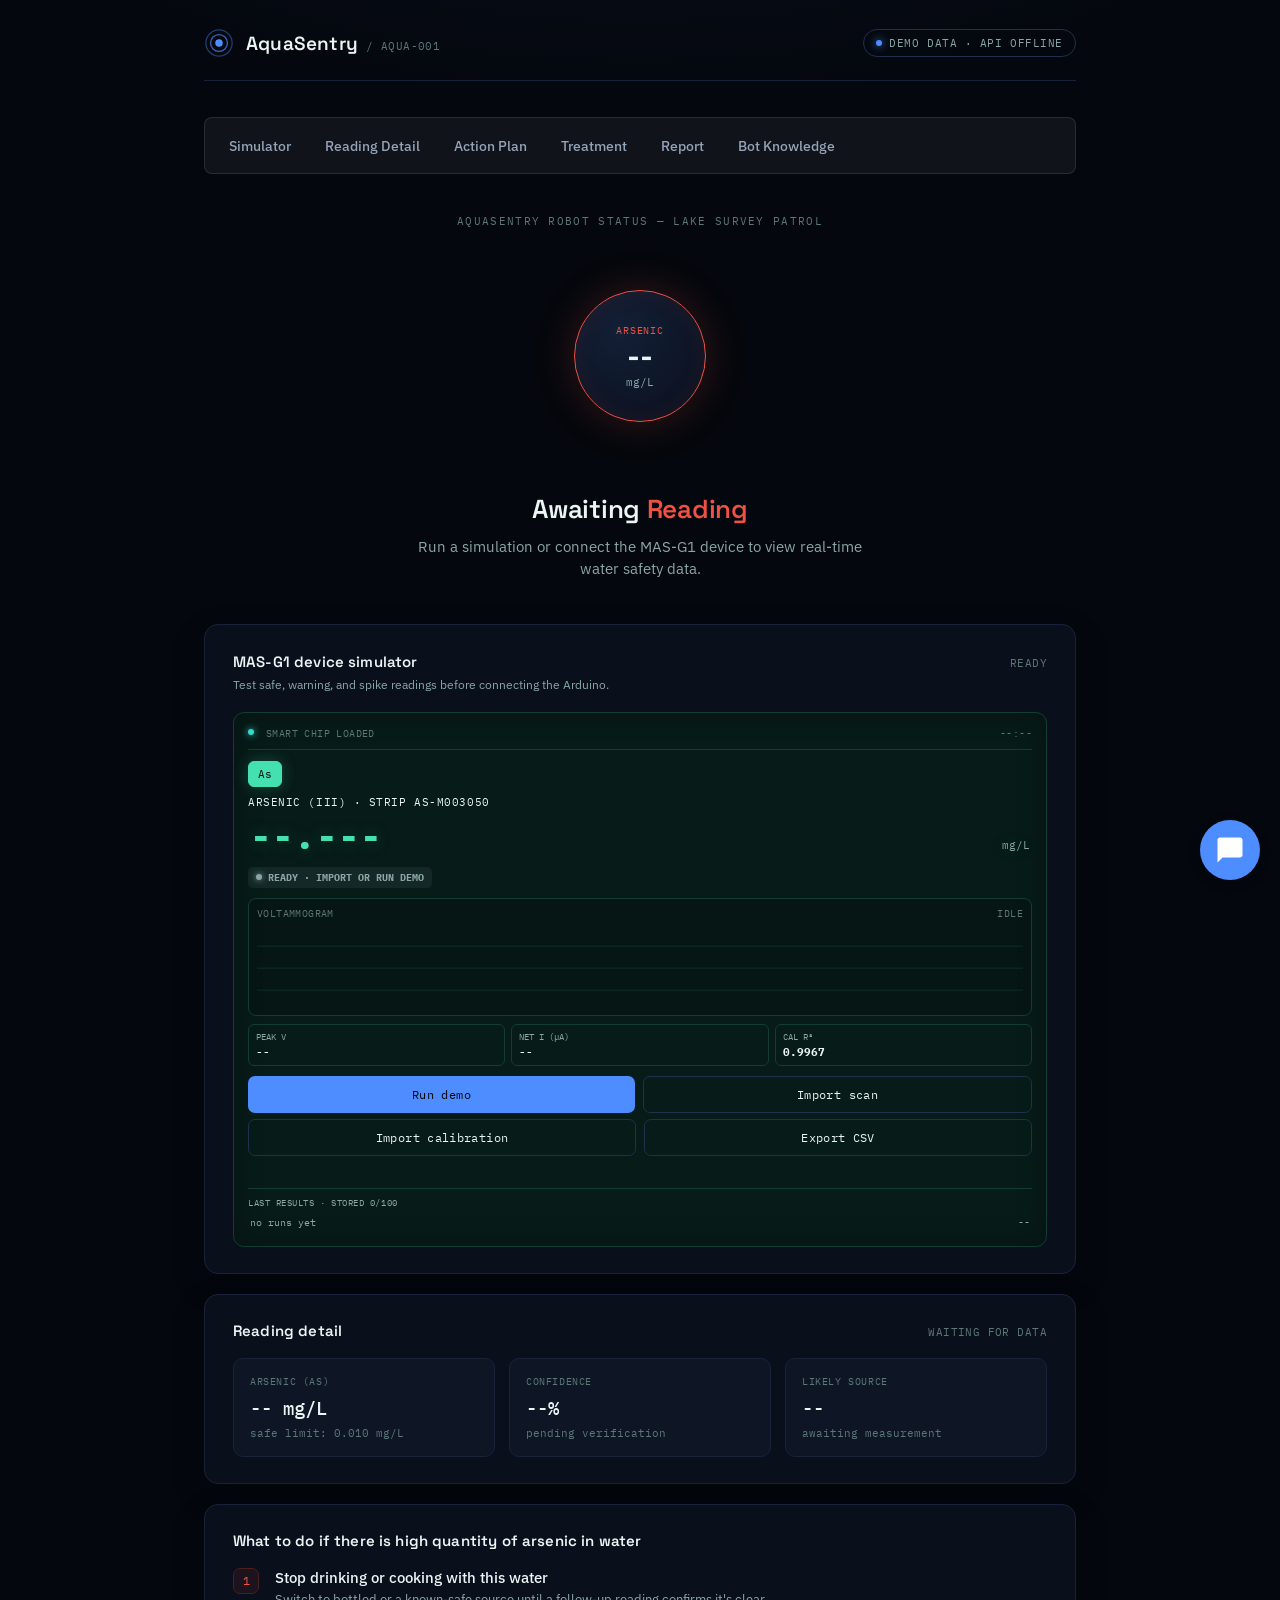
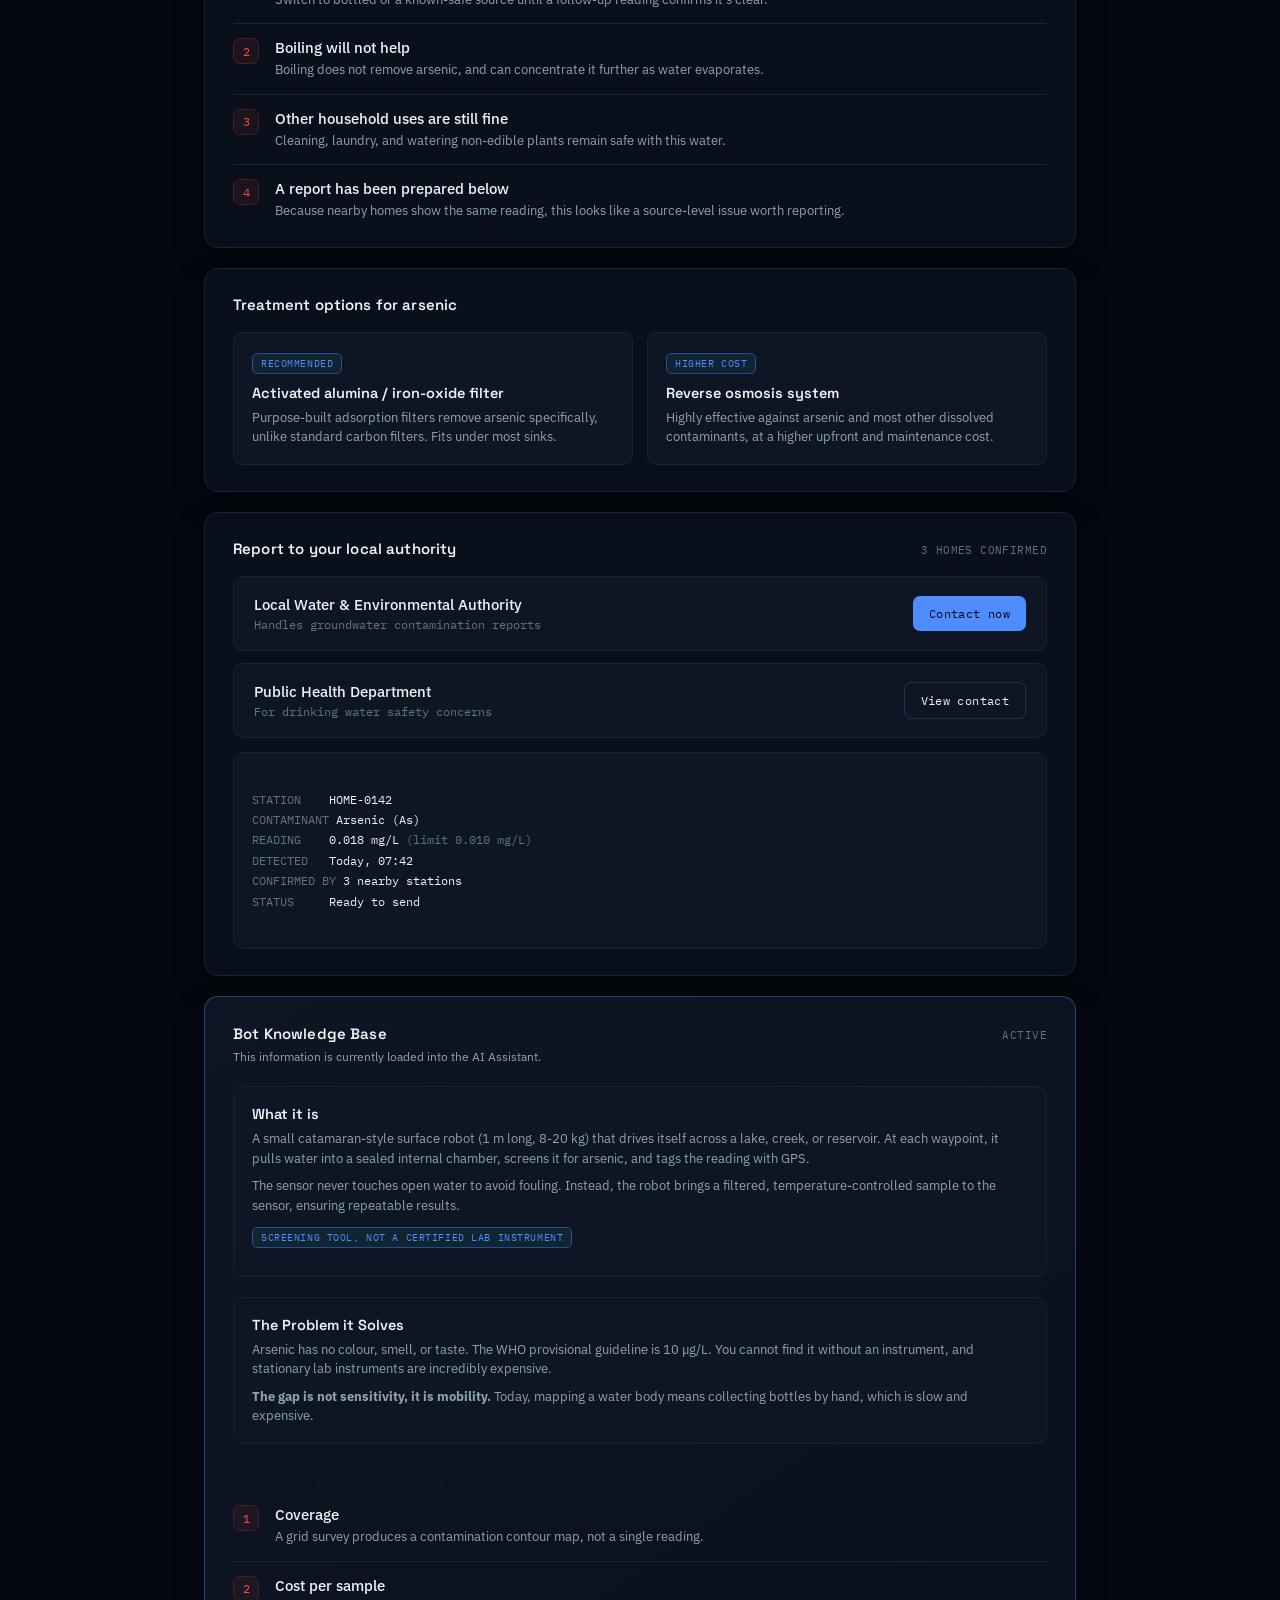
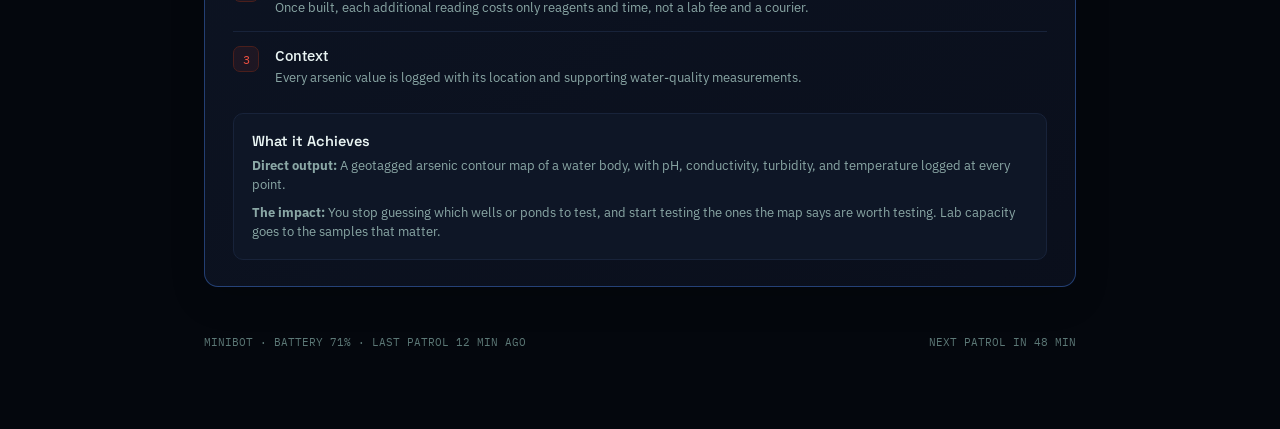
<file: frontend/index.html>
<!DOCTYPE html>
<html lang="en">
<head>
<meta charset="UTF-8">
<meta name="viewport" content="width=device-width, initial-scale=1.0">
<title>AquaSentry — Water Safety Monitor</title>
<link rel="icon" href="data:,">
<link rel="preconnect" href="https://fonts.googleapis.com">
<link href="https://fonts.googleapis.com/css2?family=Space+Grotesk:wght@400;500;600;700&family=IBM+Plex+Sans:wght@400;500;600&family=IBM+Plex+Mono:wght@400;500;600&display=swap" rel="stylesheet">
<link rel="stylesheet" href="style.css">
<link rel="stylesheet" href="chat.css">
</head>
<body>

<div class="wrap">

  <header class="top">
    <div class="brand">
      <div class="brand-mark">
        <svg viewBox="0 0 32 32" fill="none">
          <circle cx="16" cy="16" r="14" stroke="#4d8dff" stroke-width="1.4" opacity="0.4"/>
          <circle cx="16" cy="16" r="9" stroke="#4d8dff" stroke-width="1.4" opacity="0.7"/>
          <circle cx="16" cy="16" r="4" fill="#4d8dff"/>
        </svg>
      </div>
      <div>
        <span class="brand-name">AquaSentry</span>
        <span class="station-tag">/ AQUA-001</span>
      </div>
    </div>
    <div class="live-pill" id="connectionStatus">
      <span class="live-dot"></span>
      MINIBOT ONLINE
    </div>
  </header>

<!-- NEW TABS START - You can delete this entire block to revert -->
<style>
.page-nav {
  display: flex;
  gap: 10px;
  padding: 12px;
  background: rgba(255,255,255,0.05);
  border-radius: 8px;
  margin: 0 0 20px 0;
  overflow-x: auto;
  border: 1px solid rgba(255,255,255,0.1);
  scrollbar-width: none;
}
.page-nav::-webkit-scrollbar {
  display: none;
}
.page-nav a {
  text-decoration: none;
  color: #94a3b8;
  font-weight: 500;
  font-size: 0.9rem;
  padding: 6px 12px;
  border-radius: 4px;
  white-space: nowrap;
  transition: all 0.2s;
}
.page-nav a:hover {
  background: rgba(255,255,255,0.1);
  color: #fff;
}
html {
  scroll-behavior: smooth;
}
</style>
<nav class="page-nav">
  <a href="#section-simulator">Simulator</a>
  <a href="#section-reading">Reading Detail</a>
  <a href="#section-action">Action Plan</a>
  <a href="#section-treatment">Treatment</a>
  <a href="#section-report">Report</a>
  <a href="#section-bot">Bot Knowledge</a>
</nav>
<!-- NEW TABS END -->

  <section class="hero">
    <div class="eyebrow">AquaSentry Robot Status — Lake Survey Patrol</div>

    <div class="ring-stage">
      <div class="ring r1"></div>
      <div class="ring r2"></div>
      <div class="ring r3"></div>
      <div class="core">
        <div class="core-label">ARSENIC</div>
        <div class="core-value">--</div>
        <div class="core-unit">mg/L</div>
      </div>
    </div>

    <h1 class="status-title">Awaiting <span class="hl">Reading</span></h1>
    <p class="status-sub">
      Run a simulation or connect the MAS-G1 device to view real-time water safety data.
    </p>
  </section>

  <section class="panel simulator-panel" id="section-simulator" aria-labelledby="simulatorTitle">
    <div class="panel-head">
      <div>
        <span class="panel-title" id="simulatorTitle">MAS-G1 device simulator</span>
        <p class="panel-intro">Test safe, warning, and spike readings before connecting the Arduino.</p>
      </div>
      <span class="panel-meta" id="simulatorClock">READY</span>
    </div>
    <div class="simulator-screen">
      <div class="simulator-status"><span class="simulator-dot"></span><span id="simulatorStatus">SMART CHIP LOADED</span><span id="simulatorTime">--:--</span></div>
      <div class="simulator-tabs" id="simulatorTabs" role="tablist" aria-label="Analyte selection">
        <button class="simulator-tab active" type="button" data-analyte="As">As</button>
      </div>
      <div class="simulator-analyte" id="simulatorAnalyte">ARSENIC (III) · STRIP AS-M003050</div>
      <div class="simulator-readout"><strong id="simulatorValue">--.---</strong><span id="simulatorUnit">mg/L</span></div>
      <div class="simulator-flag idle" id="simulatorFlag"><span></span><b id="simulatorFlagText">READY · IMPORT OR RUN DEMO</b></div>
      <div class="simulator-graph"><div class="simulator-graph-label"><span>VOLTAMMOGRAM</span><span id="simulatorScanState">IDLE</span></div><svg viewBox="0 0 520 120" preserveAspectRatio="none" aria-label="MAS-G1 voltammogram" id="simulatorTraceSvg"></svg></div>
      <div class="simulator-metrics"><div>PEAK V<strong id="simulatorPeakV">--</strong></div><div>NET I (µA)<strong id="simulatorNetI">--</strong></div><div>CAL R²<strong id="simulatorR2">0.9967</strong></div></div>
      <div class="simulator-actions"><button class="btn" id="runSimulation" type="button">Run demo</button><button class="btn ghost" id="importScan" type="button">Import scan</button></div>
      <div class="simulator-actions simulator-actions-secondary"><button class="btn ghost" id="importCalibration" type="button">Import calibration</button><button class="btn ghost" id="exportHistory" type="button">Export CSV</button></div>
      <input type="file" id="scanFileInput" accept=".csv" multiple hidden>
      <input type="file" id="calibrationFileInput" accept=".json" hidden>
      <p class="simulator-note" id="simulatorNote" aria-live="polite"></p>
      <div class="simulator-history"><div class="simulator-history-title">LAST RESULTS · STORED <span id="simulatorHistoryCount">0</span>/100</div><div id="simulatorHistoryList"></div></div>
    </div>
  </section>

  <!-- Reading detail -->
  <div class="panel" id="section-reading">
    <div class="panel-head">
      <span class="panel-title">Reading detail</span>
      <span class="panel-meta" id="detectedMeta">WAITING FOR DATA</span>
    </div>
    <div class="reading-grid">
      <div class="reading-cell">
        <div class="k" id="contaminantName">Arsenic (As)</div>
        <div class="v" id="readingValue">-- mg/L</div>
        <div class="thresh" id="safeLimit">safe limit: 0.010 mg/L</div>
      </div>
      <div class="reading-cell">
        <div class="k">Confidence</div>
        <div class="v" id="confidenceValue">--%</div>
        <div class="thresh" id="confirmationValue">pending verification</div>
      </div>
      <div class="reading-cell">
        <div class="k">Likely source</div>
        <div class="v source-value">--</div>
        <div class="thresh" id="sourceNote">awaiting measurement</div>
      </div>
    </div>
  </div>

  <!-- What to do right now -->
  <div class="panel" id="section-action">
    <div class="panel-head">
      <span class="panel-title">What to do if there is high quantity of arsenic in water</span>
    </div>
    <ul class="steps">
      <li class="step">
        <span class="step-num">1</span>
        <div class="step-body">
          <div class="t">Stop drinking or cooking with this water</div>
          <div class="d">Switch to bottled or a known-safe source until a follow-up reading confirms it's clear.</div>
        </div>
      </li>
      <li class="step">
        <span class="step-num">2</span>
        <div class="step-body">
          <div class="t">Boiling will not help</div>
          <div class="d">Boiling does not remove arsenic, and can concentrate it further as water evaporates.</div>
        </div>
      </li>
      <li class="step">
        <span class="step-num">3</span>
        <div class="step-body">
          <div class="t">Other household uses are still fine</div>
          <div class="d">Cleaning, laundry, and watering non-edible plants remain safe with this water.</div>
        </div>
      </li>
      <li class="step">
        <span class="step-num">4</span>
        <div class="step-body">
          <div class="t">A report has been prepared below</div>
          <div class="d">Because nearby homes show the same reading, this looks like a source-level issue worth reporting.</div>
        </div>
      </li>
    </ul>
  </div>

  <!-- Remediation -->
  <div class="panel" id="section-treatment">
    <div class="panel-head">
      <span class="panel-title">Treatment options for arsenic</span>
    </div>
    <div class="remedy-grid">
      <div class="remedy-card">
        <span class="tag">Recommended</span>
        <h4>Activated alumina / iron-oxide filter</h4>
        <p>Purpose-built adsorption filters remove arsenic specifically, unlike standard carbon filters. Fits under most sinks.</p>
      </div>
      <div class="remedy-card">
        <span class="tag">Higher cost</span>
        <h4>Reverse osmosis system</h4>
        <p>Highly effective against arsenic and most other dissolved contaminants, at a higher upfront and maintenance cost.</p>
      </div>
    </div>
  </div>

  <!-- Authority contact -->
  <div class="panel" id="section-report">
    <div class="panel-head">
      <span class="panel-title">Report to your local authority</span>
      <span class="panel-meta">3 HOMES CONFIRMED</span>
    </div>

    <div class="authority-card">
      <div class="authority-info">
        <div class="name">Local Water &amp; Environmental Authority</div>
        <div class="desc">Handles groundwater contamination reports</div>
      </div>
      <button class="btn" onclick="alert('This would open your authority contact flow — plug in the real number/portal for your area.')">Contact now</button>
    </div>

    <div class="authority-card">
      <div class="authority-info">
        <div class="name">Public Health Department</div>
        <div class="desc">For drinking water safety concerns</div>
      </div>
      <button class="btn ghost" onclick="alert('This would open a call or email flow to the public health department.')">View contact</button>
    </div>

    <div class="report-box" id="reportBox">
<span class="lbl">STATION</span>    <span class="val">HOME-0142</span>
<span class="lbl">CONTAMINANT</span> <span class="val">Arsenic (As)</span>
<span class="lbl">READING</span>    <span class="val">0.018 mg/L</span> <span class="lbl">(limit 0.010 mg/L)</span>
<span class="lbl">DETECTED</span>   <span class="val">Today, 07:42</span>
<span class="lbl">CONFIRMED BY</span> <span class="val">3 nearby stations</span>
<span class="lbl">STATUS</span>     <span class="val">Ready to send</span>
    </div>
  </div>

  <!-- Bot explanation workspace -->
  <div class="panel bot-panel" id="section-bot">
    <div class="panel-head">
      <div>
        <span class="panel-title">Bot Knowledge Base</span>
        <p class="panel-intro">This information is currently loaded into the AI Assistant.</p>
      </div>
      <span class="panel-meta">ACTIVE</span>
    </div>
    
    <div class="bot-static-text" style="margin-top: 20px;">
      
      <div class="remedy-grid" style="grid-template-columns: 1fr; margin-bottom: 20px;">
        <div class="remedy-card">
          <h4>What it is</h4>
          <p>A small catamaran-style surface robot (1 m long, 8-20 kg) that drives itself across a lake, creek, or reservoir. At each waypoint, it pulls water into a sealed internal chamber, screens it for arsenic, and tags the reading with GPS.</p>
          <p style="margin-top: 8px;">The sensor never touches open water to avoid fouling. Instead, the robot brings a filtered, temperature-controlled sample to the sensor, ensuring repeatable results.</p>
          <span class="tag" style="margin-top: 12px; display: inline-block;">Screening Tool, not a certified lab instrument</span>
        </div>
      </div>

      <div class="remedy-grid" style="grid-template-columns: 1fr; margin-bottom: 20px;">
        <div class="remedy-card">
          <h4>The Problem it Solves</h4>
          <p>Arsenic has no colour, smell, or taste. The WHO provisional guideline is 10 µg/L. You cannot find it without an instrument, and stationary lab instruments are incredibly expensive.</p>
          <p style="margin-top: 8px;"><strong>The gap is not sensitivity, it is mobility.</strong> Today, mapping a water body means collecting bottles by hand, which is slow and expensive.</p>
        </div>
      </div>

      <h4 style="margin: 25px 0 15px; font-family: 'Space Grotesk', sans-serif; font-size: 1rem; color: #0f172a;">AquaSentry closes that gap in three ways:</h4>
      <ul class="steps" style="margin-bottom: 25px;">
        <li class="step">
          <span class="step-num">1</span>
          <div class="step-body">
            <div class="t">Coverage</div>
            <div class="d">A grid survey produces a contamination contour map, not a single reading.</div>
          </div>
        </li>
        <li class="step">
          <span class="step-num">2</span>
          <div class="step-body">
            <div class="t">Cost per sample</div>
            <div class="d">Once built, each additional reading costs only reagents and time, not a lab fee and a courier.</div>
          </div>
        </li>
        <li class="step">
          <span class="step-num">3</span>
          <div class="step-body">
            <div class="t">Context</div>
            <div class="d">Every arsenic value is logged with its location and supporting water-quality measurements.</div>
          </div>
        </li>
      </ul>

      <div class="remedy-grid" style="grid-template-columns: 1fr;">
        <div class="remedy-card">
          <h4>What it Achieves</h4>
          <p><strong>Direct output:</strong> A geotagged arsenic contour map of a water body, with pH, conductivity, turbidity, and temperature logged at every point.</p>
          <p style="margin-top: 8px;"><strong>The impact:</strong> You stop guessing which wells or ponds to test, and start testing the ones the map says are worth testing. Lab capacity goes to the samples that matter.</p>
        </div>
      </div>

    </div>
  </div>

  <footer>
    <span>MINIBOT · BATTERY 71% · LAST PATROL 12 MIN AGO</span>
    <span>NEXT PATROL IN 48 MIN</span>
  </footer>

</div>

<script src="script.js"></script>

<!-- AI Agent Chat Widget -->
<div id="chat-widget-container">
    <button id="chat-toggle-btn" onclick="toggleChat()">
        <svg viewBox="0 0 24 24" xmlns="http://www.w3.org/2000/svg">
            <path d="M20 2H4c-1.1 0-2 .9-2 2v18l4-4h14c1.1 0 2-.9 2-2V4c0-1.1-.9-2-2-2z"></path>
        </svg>
    </button>
    <div id="chat-window">
        <div class="chat-header">
            <h3>AquaSentry AI</h3>
            <button class="close-btn" onclick="toggleChat()">&times;</button>
        </div>
        <div id="chat-messages-container" class="chat-messages">
            <div class="chat-message bot-msg">Hello! I am the AquaSentry AI Agent. Ask me anything about our robot or water safety!</div>
        </div>
        <div class="chat-input-container">
            <input type="text" id="chat-input-field" placeholder="Ask a question..." onkeypress="handleChatKeyPress(event)">
            <button id="chat-send-btn" onclick="sendChatMessage()">Send</button>
        </div>
    </div>
</div>
<script src="chat.js"></script>

</body>
</html>
</file>
<file: frontend/style.css>
:root{
    --bg:#04070d;
    --bg-elevated:#0a0f1c;
    --surface:#0e1626;
    --surface-2:#131f36;
    --border:#20304d;
    --border-soft:#18233a;
    --text-primary:#eaf5f4;
    --text-muted:#8aa7a5;
    --text-dim:#5c7876;
    --accent-safe:#4d8dff;
    --accent-safe-dim:#2a4d8f;
    --accent-warning:#e8a23d;
    --accent-healthy:#38d9c9;
    --accent-danger:#ef5142;
    --accent-danger-dim:#4a1f1c;
    --glow-safe:rgba(77,141,255,0.20);
    --glow-danger:rgba(239,81,66,0.22);
    --font-display:'Space Grotesk', sans-serif;
    --font-body:'IBM Plex Sans', sans-serif;
    --font-mono:'IBM Plex Mono', monospace;
  }

  *{box-sizing:border-box; margin:0; padding:0;}

  body{
    background:
      radial-gradient(ellipse 900px 500px at 50% -10%, rgba(77,141,255,0.07), transparent),
      var(--bg);
    color:var(--text-primary);
    font-family:var(--font-body);
    min-height:100vh;
    padding:0 0 80px 0;
  }

  a{color:inherit;}

  .wrap{
    max-width:920px;
    margin:0 auto;
    padding:0 24px;
  }

  /* ---------- Header ---------- */
  header.top{
    display:flex;
    align-items:center;
    justify-content:space-between;
    padding:28px 0 22px 0;
    border-bottom:1px solid var(--border-soft);
    margin-bottom:36px;
  }
  .brand{display:flex; align-items:center; gap:12px;}
  .brand-mark{
    width:30px; height:30px;
    position:relative;
  }
  .brand-mark svg{width:100%; height:100%;}
  .brand-name{
    font-family:var(--font-display);
    font-weight:600;
    font-size:19px;
    letter-spacing:0.01em;
  }
  .station-tag{
    font-family:var(--font-mono);
    font-size:11px;
    color:var(--text-dim);
    letter-spacing:0.04em;
    margin-left:4px;
  }
  .live-pill{
    display:flex; align-items:center; gap:7px;
    font-family:var(--font-mono);
    font-size:11px;
    color:var(--text-muted);
    letter-spacing:0.05em;
    padding:6px 12px;
    border:1px solid var(--border);
    border-radius:100px;
  }
  .live-dot{
    width:6px; height:6px; border-radius:50%;
    background:var(--accent-safe);
    box-shadow:0 0 8px var(--accent-safe);
    animation:blink 2.4s ease-in-out infinite;
  }
  .live-pill.connected{color:var(--text-primary); border-color:rgba(56,217,201,0.45);}
  .live-pill.connected .live-dot{background:#38d9c9; box-shadow:0 0 8px #38d9c9;}
  @keyframes blink{0%,100%{opacity:1;} 50%{opacity:0.35;}}

  /* ---------- Hero status ---------- */
  .hero{
    display:flex;
    flex-direction:column;
    align-items:center;
    text-align:center;
    padding:20px 0 44px 0;
  }
  .eyebrow{
    font-family:var(--font-mono);
    font-size:11px;
    letter-spacing:0.12em;
    color:var(--text-dim);
    text-transform:uppercase;
    margin-bottom:18px;
  }

  .ring-stage{
    position:relative;
    width:220px; height:220px;
    display:flex; align-items:center; justify-content:center;
    margin-bottom:26px;
  }
  .ring{
    position:absolute;
    border-radius:50%;
    border:1.5px solid var(--accent-danger);
    opacity:0;
    animation:ripple 3s ease-out infinite;
  }
  .hero.status-safe{--status-color:var(--accent-healthy); --status-glow:rgba(56,217,201,0.22);}
  .hero.status-intermediate{--status-color:var(--accent-warning); --status-glow:rgba(232,162,61,0.22);}
  .hero.status-danger{--status-color:var(--accent-danger); --status-glow:var(--glow-danger);}
  .hero.status-safe .ring,.hero.status-intermediate .ring,.hero.status-danger .ring{border-color:var(--status-color);}
  .ring.r1{width:100%; height:100%; animation-delay:0s;}
  .ring.r2{width:100%; height:100%; animation-delay:1s;}
  .ring.r3{width:100%; height:100%; animation-delay:2s;}
  @keyframes ripple{
    0%{ width:70px; height:70px; opacity:0.65; }
    100%{ width:220px; height:220px; opacity:0; }
  }
  .core{
    width:132px; height:132px;
    border-radius:50%;
    background:radial-gradient(circle at 35% 30%, var(--surface-2), var(--bg-elevated));
    border:1.5px solid var(--status-color, var(--accent-danger));
    box-shadow: 0 0 40px var(--status-glow, var(--glow-danger)), inset 0 0 24px var(--status-glow, rgba(239,81,66,0.08));
    display:flex; flex-direction:column; align-items:center; justify-content:center;
    z-index:2;
  }
  .core-label{
    font-family:var(--font-mono);
    font-size:10px;
    color:var(--status-color, var(--accent-danger));
    letter-spacing:0.08em;
    margin-bottom:4px;
  }
  .core-value{
    font-family:var(--font-display);
    font-weight:700;
    font-size:30px;
    color:var(--text-primary);
    line-height:1;
  }
  .core-unit{
    font-family:var(--font-mono);
    font-size:11px;
    color:var(--text-muted);
    margin-top:4px;
  }

  .status-title{
    font-family:var(--font-display);
    font-weight:600;
    font-size:26px;
    letter-spacing:-0.01em;
    color:var(--text-primary);
    margin-bottom:10px;
  }
  .status-title .hl{color:var(--status-color, var(--accent-danger));}
  .status-sub{
    font-family:var(--font-body);
    font-size:14.5px;
    color:var(--text-muted);
    max-width:460px;
    line-height:1.5;
  }

  /* MAS-G1 simulator */
  .simulator-panel{border-color:rgba(56,217,201,0.28);}
  .simulator-screen{background:#071b18; border:1px solid #123c35; border-radius:11px; padding:14px; box-shadow:inset 0 0 28px rgba(0,0,0,0.3);}
  .simulator-status,.simulator-graph-label{display:flex; justify-content:space-between; gap:12px; color:var(--text-dim); font:10px var(--font-mono); letter-spacing:.04em;}
  .simulator-status{border-bottom:1px solid #123c35; padding-bottom:9px; margin-bottom:11px;}
  .simulator-status span:nth-child(2){margin-right:auto;}
  .simulator-dot{width:6px; height:6px; border-radius:50%; background:#38d9c9; box-shadow:0 0 7px #38d9c9; margin-top:2px;}
  .simulator-tabs{display:flex; gap:6px; margin-bottom:8px;}
  .simulator-tab{font:11px var(--font-mono); color:var(--text-muted); background:rgba(255,255,255,.03); border:1px solid #123c35; border-radius:6px; padding:5px 9px; cursor:pointer; transition:color .25s ease, background-color .25s ease, border-color .25s ease, box-shadow .25s ease;}
  .simulator-tab:hover,.simulator-tab.active{color:#03130f; background:#45e0b0; border-color:#45e0b0; box-shadow:0 0 16px rgba(69,224,176,.24);}
  .simulator-readout{display:flex; align-items:baseline; justify-content:space-between; padding:3px 2px 0; color:#45e0b0; text-shadow:0 0 18px rgba(69,224,176,.3);}
  .simulator-readout strong{font:700 36px var(--font-mono); font-variant-numeric:tabular-nums;}
  .simulator-readout span,.simulator-analyte{font:11px var(--font-mono); color:var(--text-muted);}
  .simulator-analyte{color:var(--text-primary); letter-spacing:.05em; margin-top:3px;}
  .simulator-flag{display:inline-flex; align-items:center; gap:6px; margin:8px 0 10px; padding:4px 8px; border-radius:5px; font:10px var(--font-mono);}
  .simulator-flag>span{width:6px; height:6px; border-radius:50%; background:currentColor; box-shadow:0 0 6px currentColor;}
  .simulator-flag.ok{color:#45e0b0; background:rgba(69,224,176,.12);}
  .simulator-flag.warn{color:var(--accent-warning); background:rgba(232,162,61,.12);}
  .simulator-flag.danger{color:var(--accent-danger); background:rgba(239,81,66,.12);}
  .simulator-graph{background:rgba(0,0,0,.18); border:1px solid #123c35; border-radius:8px; padding:8px 8px 4px;}
  .simulator-graph svg{display:block; width:100%; height:86px; margin-top:5px; background:repeating-linear-gradient(to bottom, transparent 0 20px, rgba(69,224,176,.08) 21px 22px);}
  .simulator-limit{fill:none; stroke:rgba(255,176,32,.7); stroke-width:1; stroke-dasharray:5 5;}
  .simulator-trace{fill:none; stroke:#45e0b0; stroke-width:3; stroke-linecap:round; stroke-linejoin:round; filter:drop-shadow(0 0 4px rgba(69,224,176,.45)); transition:points .3s ease, stroke .2s ease;}
  .simulator-metrics{display:grid; grid-template-columns:repeat(3,1fr); gap:6px; margin:8px 0 10px; font:9px var(--font-mono); color:var(--text-muted);}
  .simulator-metrics div{border:1px solid #123c35; border-radius:6px; padding:6px 7px;}
  .simulator-metrics strong{display:block; color:var(--text-primary); font-size:11px; margin-top:3px;}
  .simulator-actions{display:flex; gap:8px;}
  .simulator-actions-secondary{margin-top:6px;}
  .simulator-actions .btn{flex:1;}
  .simulator-note{min-height:14px; margin:8px 2px 0; color:var(--text-dim); font:10px/1.4 var(--font-mono);}
  .simulator-history{border-top:1px solid #123c35; margin-top:10px; padding-top:8px;}
  .simulator-history-title{font:9px var(--font-mono); color:var(--text-muted); letter-spacing:.06em; margin-bottom:5px;}
  .simulator-history-row{display:flex; justify-content:space-between; padding:3px 2px; font:10px var(--font-mono); color:var(--text-muted);}
  .simulator-history-row strong{font-weight:500; color:var(--text-primary);}
  .simulator-history-row.ok strong{color:#45e0b0;}
  .simulator-history-row.warn strong{color:var(--accent-warning);}
  .simulator-history-row.danger strong{color:var(--accent-danger);}
  .simulator-flag.idle{color:var(--text-muted); background:rgba(138,167,165,.10);}

  /* ---------- Panels ---------- */
  .panel{
    background:var(--bg-elevated);
    border:1px solid var(--border-soft);
    border-radius:14px;
    padding:26px 28px;
    margin-bottom:20px;
    box-shadow:0 12px 36px rgba(0,0,0,0.14);
  }
  .panel-head{
    display:flex;
    align-items:baseline;
    justify-content:space-between;
    margin-bottom:18px;
  }
  .panel-title{
    font-family:var(--font-display);
    font-weight:600;
    font-size:15px;
    letter-spacing:0.01em;
  }
  .panel-meta{
    font-family:var(--font-mono);
    font-size:10.5px;
    color:var(--text-dim);
    letter-spacing:0.04em;
  }
  .panel-intro{font-size:12px; color:var(--text-muted); line-height:1.5; margin-top:5px; max-width:480px;}

  /* reading grid */
  .reading-grid{
    display:grid;
    grid-template-columns:repeat(3, 1fr);
    gap:14px;
  }
  .reading-cell{
    background:var(--surface);
    border:1px solid var(--border-soft);
    border-radius:10px;
    padding:16px;
  }
  .reading-cell .k{
    font-family:var(--font-mono);
    font-size:10px;
    color:var(--text-dim);
    letter-spacing:0.06em;
    text-transform:uppercase;
    margin-bottom:8px;
  }
  .reading-cell .v{
    font-family:var(--font-mono);
    font-size:19px;
    color:var(--text-primary);
    font-weight:500;
  }
  .reading-cell .v.danger{color:var(--accent-danger);}
  .reading-cell .v.warning{color:var(--accent-warning);}
  .source-value{font-size:15px;}
  .reading-cell .thresh{
    font-family:var(--font-mono);
    font-size:10.5px;
    color:var(--text-dim);
    margin-top:6px;
  }

  /* instructions */
  .steps{list-style:none;}
  .step{
    display:flex;
    gap:16px;
    padding:14px 0;
    border-bottom:1px solid var(--border-soft);
  }
  .step:last-child{border-bottom:none; padding-bottom:0;}
  .step:first-child{padding-top:0;}
  .step-num{
    font-family:var(--font-mono);
    font-size:12px;
    color:var(--accent-danger);
    border:1px solid var(--accent-danger-dim);
    background:rgba(239,81,66,0.08);
    width:26px; height:26px;
    border-radius:7px;
    display:flex; align-items:center; justify-content:center;
    flex-shrink:0;
  }
  .step-body .t{font-size:14.5px; font-weight:500; margin-bottom:3px;}
  .step-body .d{font-size:13px; color:var(--text-muted); line-height:1.5;}

  /* remediation cards */
  .remedy-grid{
    display:grid;
    grid-template-columns:1fr 1fr;
    gap:14px;
  }
  .remedy-card{
    background:var(--surface);
    border:1px solid var(--border-soft);
    border-radius:10px;
    padding:18px;
  }
  .remedy-card .tag{
    display:inline-block;
    font-family:var(--font-mono);
    font-size:9.5px;
    letter-spacing:0.06em;
    text-transform:uppercase;
    color:var(--accent-safe);
    border:1px solid var(--accent-safe-dim);
    background:rgba(56,217,201,0.07);
    padding:3px 8px;
    border-radius:5px;
    margin-bottom:10px;
  }
  .remedy-card h4{font-family:var(--font-display); font-size:14.5px; font-weight:600; margin-bottom:6px;}
  .remedy-card p{font-size:12.5px; color:var(--text-muted); line-height:1.55;}

  /* authority contact */
  .authority-card{
    display:flex;
    justify-content:space-between;
    align-items:center;
    background:var(--surface);
    border:1px solid var(--border-soft);
    border-radius:10px;
    padding:18px 20px;
    margin-bottom:12px;
  }
  .authority-card:last-child{margin-bottom:0;}
  .authority-info .name{font-size:14.5px; font-weight:500; margin-bottom:3px;}
  .authority-info .desc{font-size:12px; color:var(--text-dim); font-family:var(--font-mono);}
  .btn{
    font-family:var(--font-mono);
    font-size:12px;
    letter-spacing:0.03em;
    color:var(--bg);
    background:var(--accent-safe);
    border:none;
    padding:10px 16px;
    border-radius:7px;
    cursor:pointer;
    white-space:nowrap;
    position:relative;
    overflow:hidden;
    transition:color .3s ease, background-color .3s ease, border-color .3s ease, opacity .3s ease, box-shadow .3s ease, transform .12s ease;
  }
  .btn:hover{color:var(--text-primary); background:rgba(69,224,176,.18); border-color:#45e0b0; opacity:1; box-shadow:0 0 18px rgba(69,224,176,.22), inset 0 0 18px rgba(69,224,176,.08);}
  .btn:active{transform:translateY(1px);}
  .btn.ghost{
    background:transparent;
    color:var(--text-primary);
    border:1px solid var(--border);
  }
  .btn.ghost:hover{color:#45e0b0; background:rgba(69,224,176,.08);}

  .report-box{
    font-family:var(--font-mono);
    font-size:12px;
    line-height:1.7;
    color:var(--text-muted);
    background:var(--surface);
    border:1px solid var(--border-soft);
    border-radius:10px;
    padding:16px 18px;
    margin-top:14px;
    white-space:pre-wrap;
  }
  .report-box .lbl{color:var(--text-dim);}
  .report-box .val{color:var(--text-primary);}

  /* Bot content editor */
  .bot-panel{border-color:rgba(77,141,255,0.38); background:linear-gradient(145deg, rgba(14,22,38,0.98), rgba(10,15,28,0.98));}
  .bot-label{display:block; font-family:var(--font-mono); font-size:10px; letter-spacing:0.08em; color:var(--accent-safe); margin-bottom:8px;}
  .bot-editor{display:block; width:100%; min-height:132px; resize:vertical; border:1px dashed var(--accent-safe-dim); border-radius:9px; padding:14px; background:rgba(4,7,13,0.72); color:var(--text-primary); font:13px/1.6 var(--font-body); outline:none; transition:border-color 0.2s ease, box-shadow 0.2s ease;}
  .bot-editor::placeholder{color:#7892b8; opacity:1;}
  .bot-editor:focus{border-color:var(--accent-safe); box-shadow:0 0 0 3px var(--glow-safe);}
  .bot-actions{display:flex; justify-content:space-between; align-items:center; gap:14px; margin-top:12px;}
  .action-group{display:flex; gap:8px;}
  .save-state{font:11px var(--font-mono); color:var(--text-dim);}

  /* footer / device status */
  footer{
    display:flex;
    justify-content:space-between;
    align-items:center;
    padding-top:28px;
    margin-top:8px;
    font-family:var(--font-mono);
    font-size:11px;
    color:var(--text-dim);
  }

  @media (max-width:600px){
    .wrap{padding:0 16px;}
    header.top{padding-top:20px; margin-bottom:24px;}
    .station-tag{display:none;}
    .live-pill{font-size:10px; padding:6px 9px;}
    .hero{padding-top:10px;}
    .status-title{font-size:23px;}
    .panel{padding:21px 18px;}
    .panel-head{align-items:flex-start; gap:12px;}
    .panel-meta{font-size:9px; text-align:right;}
    .reading-grid{grid-template-columns:1fr;}
    .remedy-grid{grid-template-columns:1fr;}
    .authority-card{flex-direction:column; align-items:flex-start; gap:12px;}
    .btn{width:100%; text-align:center;}
    .bot-actions{align-items:stretch; flex-direction:column;}
    .action-group{width:100%;}
    .action-group .btn{flex:1;}
    footer{flex-direction:column; align-items:flex-start; gap:8px; line-height:1.5;}
    .simulator-metrics{grid-template-columns:1fr;}
  }

  @media (prefers-reduced-motion: reduce){
    .ring, .live-dot{animation:none !important;}
  }
</file>
<file: frontend/chat.css>
/* Floating Chat Widget Styles */
#chat-widget-container {
    position: fixed;
    bottom: 20px;
    right: 20px;
    z-index: 1000;
    font-family: 'Space Grotesk', sans-serif;
}

#chat-toggle-btn {
    background-color: #4d8dff;
    color: white;
    border: none;
    border-radius: 50%;
    width: 60px;
    height: 60px;
    cursor: pointer;
    box-shadow: 0 4px 12px rgba(0,0,0,0.2);
    display: flex;
    justify-content: center;
    align-items: center;
    transition: transform 0.2s;
}

#chat-toggle-btn:hover {
    transform: scale(1.05);
}

#chat-toggle-btn svg {
    width: 30px;
    height: 30px;
    fill: currentColor;
}

#chat-window {
    position: absolute;
    bottom: 80px;
    right: 0;
    width: 350px;
    height: 500px;
    background-color: #ffffff;
    border: 1px solid #e2e8f0;
    border-radius: 12px;
    box-shadow: 0 8px 24px rgba(0,0,0,0.15);
    display: none;
    flex-direction: column;
    overflow: hidden;
}

#chat-window.open {
    display: flex;
}

.chat-header {
    background-color: #0b1526;
    color: white;
    padding: 15px;
    display: flex;
    justify-content: space-between;
    align-items: center;
}

.chat-header h3 {
    margin: 0;
    font-size: 1rem;
    font-family: 'Space Grotesk', sans-serif;
}

.close-btn {
    background: none;
    border: none;
    color: white;
    cursor: pointer;
    font-size: 1.5rem;
    line-height: 1;
}

.chat-messages {
    flex-grow: 1;
    padding: 15px;
    overflow-y: auto;
    background-color: #f8fafc;
    display: flex;
    flex-direction: column;
    gap: 10px;
    font-family: 'IBM Plex Sans', sans-serif;
    font-size: 0.9rem;
}

.chat-message {
    max-width: 85%;
    padding: 10px 14px;
    border-radius: 12px;
    line-height: 1.4;
    word-wrap: break-word;
}

.bot-msg {
    background-color: #e2e8f0;
    color: #0f172a;
    align-self: flex-start;
    border-bottom-left-radius: 2px;
}

.user-msg {
    background-color: #4d8dff;
    color: white;
    align-self: flex-end;
    border-bottom-right-radius: 2px;
}

.chat-input-container {
    display: flex;
    padding: 10px;
    background-color: white;
    border-top: 1px solid #e2e8f0;
}

#chat-input-field {
    flex-grow: 1;
    padding: 10px 15px;
    border: 1px solid #cbd5e0;
    border-radius: 20px;
    outline: none;
    font-family: 'IBM Plex Sans', sans-serif;
}

#chat-input-field:focus {
    border-color: #4d8dff;
}

#chat-send-btn {
    background-color: #4d8dff;
    color: white;
    border: none;
    padding: 10px 15px;
    margin-left: 8px;
    border-radius: 20px;
    cursor: pointer;
    font-weight: 600;
}

.chat-loading {
    align-self: flex-start;
    color: #64748b;
    font-size: 0.85rem;
    font-style: italic;
}
</file>
